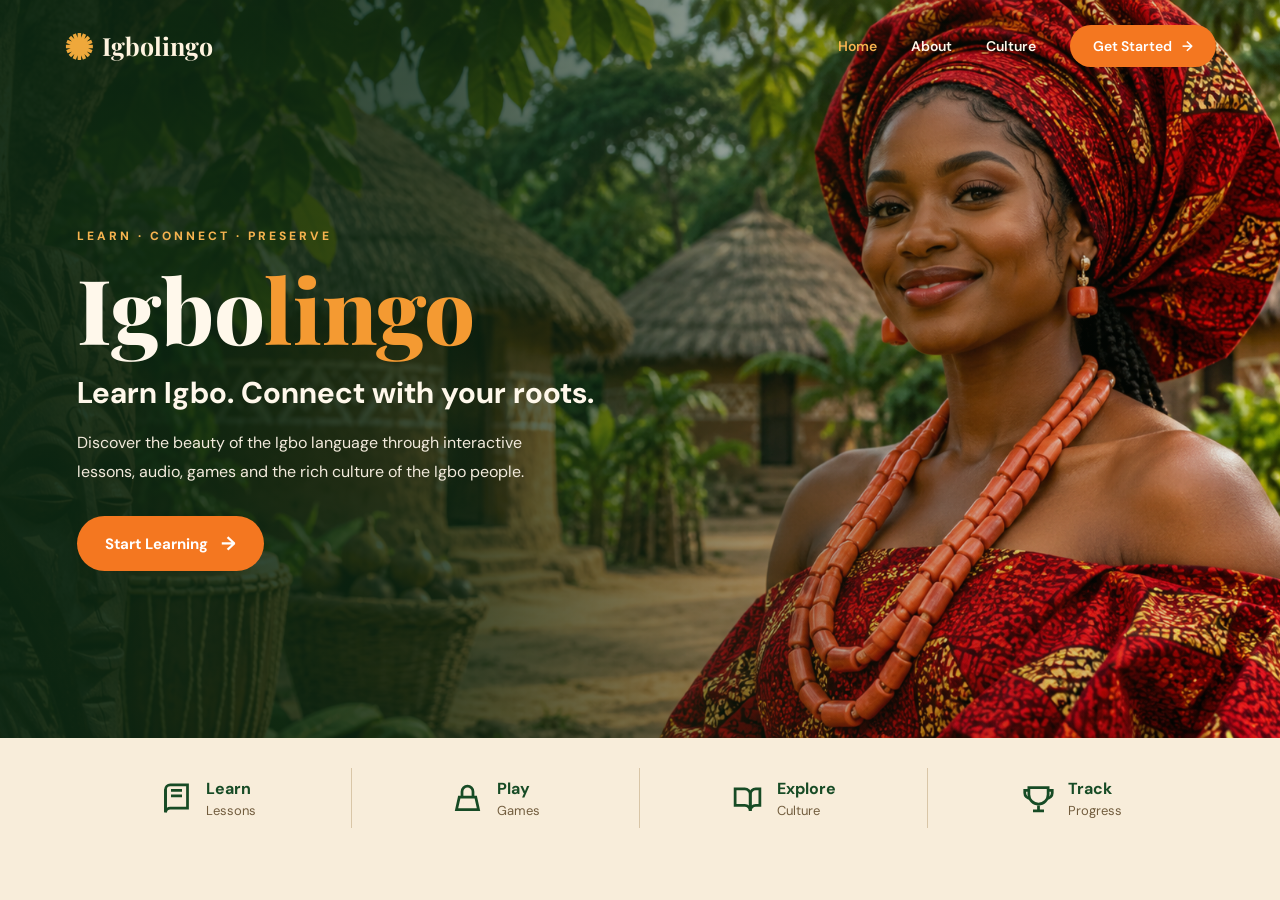
<file: index.html>
<!DOCTYPE html>
<html lang="en">
<head>
    <meta charset="UTF-8">
    <meta name="viewport" content="width=device-width, initial-scale=1.0">

    <title>Igbolingo | Learn Igbo. Connect with Your Roots.</title>

    <link rel="stylesheet" href="style.css">

    <link rel="preconnect" href="https://fonts.googleapis.com">
    <link rel="preconnect" href="https://fonts.gstatic.com" crossorigin>

    <link href="https://fonts.googleapis.com/css2?family=DM+Sans:wght@400;500;600;700;800&family=Playfair+Display:wght@600;700;800&display=swap" rel="stylesheet">
</head>

<body>

    <!-- LANDING PAGE HERO -->

    <header class="hero">

        <!-- NAVIGATION -->

        <nav class="navbar">

            <a href="index.html" class="logo">
                <span class="logo-symbol">✺</span>
                <span>Igbolingo</span>
            </a>

            <button class="menu-toggle" id="menuToggle"
                aria-label="Open navigation"
                aria-expanded="false">
                <span></span>
                <span></span>
                <span></span>
            </button>

            <div class="nav-links" id="navLinks">
                <a href="index.html" class="active">Home</a>
                <a href="about.html">About</a>
                <a href="culture.html">Culture</a>
                <a href="signup.html" class="nav-button">
                    Get Started <span>→</span>
                </a>
            </div>

        </nav>


        <!-- HERO CONTENT -->

        <main class="hero-content">

            <div class="hero-text">

                <p class="eyebrow">
                    LEARN · CONNECT · PRESERVE
                </p>

                <h1>
                    Igbo<span>lingo</span>
                </h1>

                <h2>
                    Learn Igbo. Connect with your roots.
                </h2>

                <p class="hero-description">
                    Discover the beauty of the Igbo language
                    through interactive lessons, audio, games
                    and the rich culture of the Igbo people.
                </p>

                <a href="signup.html" class="start-button">
                    Start Learning <span>→</span>
                </a>

            </div>

        </main>

    </header>


    <!-- BOTTOM FEATURE STRIP -->

    <section class="feature-strip">

        <div class="feature">

            <div class="feature-icon">
                <svg viewBox="0 0 24 24" fill="none"
                    stroke="currentColor" stroke-width="2">
                    <path d="M4 5.5A3.5 3.5 0 0 1 7.5 2H20v17H7.5A3.5 3.5 0 0 0 4 22z"/>
                    <path d="M4 5.5v16.5M8 6h8M8 10h8"/>
                </svg>
            </div>

            <div>
                <h3>Learn</h3>
                <p>Lessons</p>
            </div>

        </div>


        <div class="feature">

            <div class="feature-icon">
                <svg viewBox="0 0 24 24" fill="none"
                    stroke="currentColor" stroke-width="2">
                    <path d="M6 11h12l2 9H4z"/>
                    <path d="M8 11V7a4 4 0 0 1 8 0v4"/>
                    <path d="M9 15h.01M15 15h.01"/>
                </svg>
            </div>

            <div>
                <h3>Play</h3>
                <p>Games</p>
            </div>

        </div>


        <div class="feature">

            <div class="feature-icon">
                <svg viewBox="0 0 24 24" fill="none"
                    stroke="currentColor" stroke-width="2">
                    <path d="M3 5h7a4 4 0 0 1 4 4v12a4 4 0 0 0-4-4H3z"/>
                    <path d="M21 5h-3a4 4 0 0 0-4 4v12a4 4 0 0 1 4-4h3z"/>
                </svg>
            </div>

            <div>
                <h3>Explore</h3>
                <p>Culture</p>
            </div>

        </div>


        <div class="feature">

            <div class="feature-icon">
                <svg viewBox="0 0 24 24" fill="none"
                    stroke="currentColor" stroke-width="2">
                    <path d="M8 21h8M12 17v4"/>
                    <path d="M5 4h14v5a7 7 0 0 1-14 0z"/>
                    <path d="M5 6H2v2a4 4 0 0 0 4 4"/>
                    <path d="M19 6h3v2a4 4 0 0 1-4 4"/>
                </svg>
            </div>

            <div>
                <h3>Track</h3>
                <p>Progress</p>
            </div>

        </div>

    </section>


    <script src="script.js"></script>

</body>
</html>
</file>
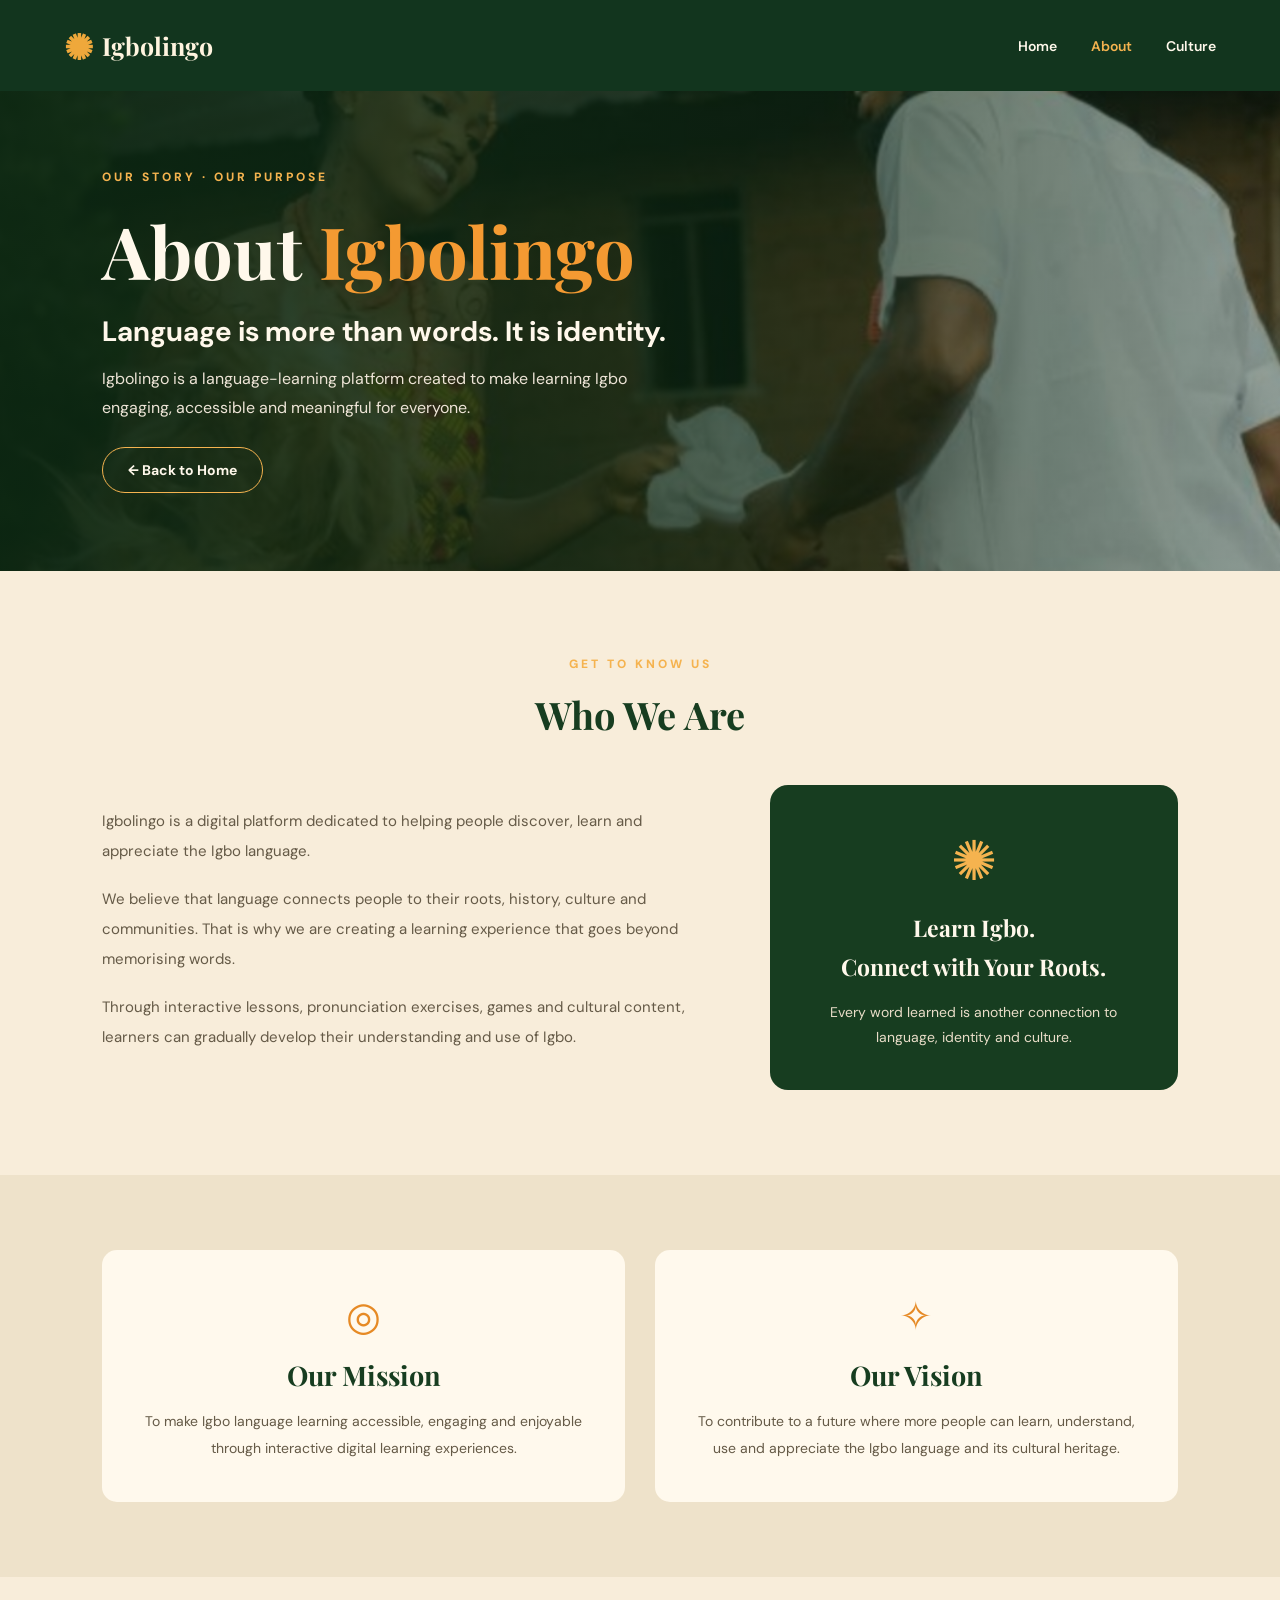
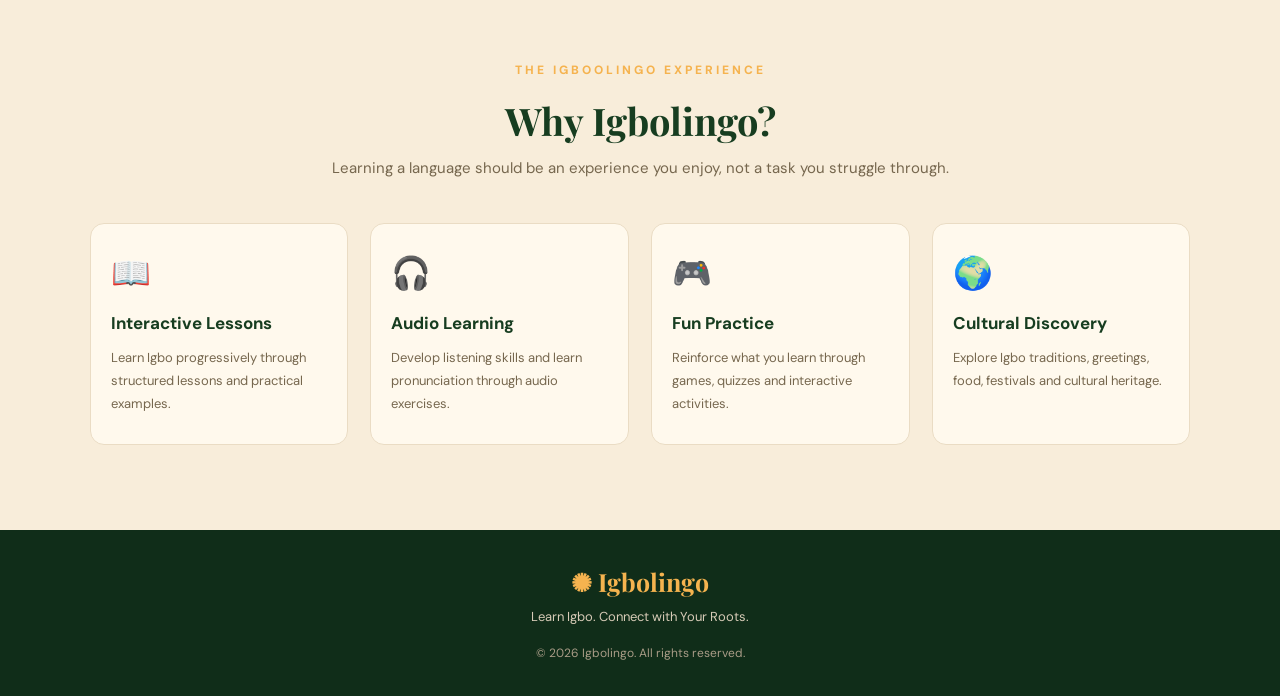
<file: about.html>
<!DOCTYPE html>
<html lang="en">
<head>
    <meta charset="UTF-8">
    <meta name="viewport" content="width=device-width, initial-scale=1.0">

    <title>About Us | Igbolingo</title>

    <link rel="stylesheet" href="about.css">

    <link rel="preconnect" href="https://fonts.googleapis.com">
    <link rel="preconnect" href="https://fonts.gstatic.com" crossorigin>

    <link href="https://fonts.googleapis.com/css2?family=DM+Sans:wght@400;500;600;700;800&family=Playfair+Display:wght@600;700;800&display=swap" rel="stylesheet">
</head>

<body>

    <!-- NAVIGATION -->

    <header class="about-header">
        <nav class="navbar">

            <a href="index.html" class="logo">
                <span class="logo-symbol">✺</span>
                <span>Igbolingo</span>
            </a>

            <button class="menu-toggle" id="menuToggle"
                aria-label="Open navigation"
                aria-expanded="false">
                <span></span>
                <span></span>
                <span></span>
            </button>

            <div class="nav-links" id="navLinks">
                <a href="index.html">Home</a>
                <a href="about.html" class="active">About</a>
                <a href="culture.html">Culture</a>
            </div>

        </nav>
    </header>


    <!-- ABOUT HERO -->

    <main>

        <section class="about-hero">

            <div class="about-hero-content">

                <p class="eyebrow">OUR STORY · OUR PURPOSE</p>

                <h1>About <span>Igbolingo</span></h1>

                <h2>Language is more than words. It is identity.</h2>

                <p>
                    Igbolingo is a language-learning platform created
                    to make learning Igbo engaging, accessible and
                    meaningful for everyone.
                </p>

        

          <a href="index.html" class="back-home-button">
    ← Back to Home
</a>
        </div>
        </section>


        <!-- WHO WE ARE -->

        <section class="about-section">

            <div class="section-heading">
                <p class="eyebrow">GET TO KNOW US</p>
                <h2>Who We Are</h2>
            </div>

            <div class="about-content">

                <div class="about-text">

                    <p>
                        Igbolingo is a digital platform dedicated
                        to helping people discover, learn and
                        appreciate the Igbo language.
                    </p>

                    <p>
                        We believe that language connects people
                        to their roots, history, culture and
                        communities. That is why we are creating
                        a learning experience that goes beyond
                        memorising words.
                    </p>

                    <p>
                        Through interactive lessons, pronunciation
                        exercises, games and cultural content,
                        learners can gradually develop their
                        understanding and use of Igbo.
                    </p>

                </div>

                <div class="about-highlight">

                    <div class="highlight-symbol">✺</div>

                    <h3>Learn Igbo.</h3>
                    <h3>Connect with Your Roots.</h3>

                    <p>
                        Every word learned is another connection
                        to language, identity and culture.
                    </p>

                </div>

            </div>

        </section>


        <!-- MISSION AND VISION -->

        <section class="purpose-section">

            <div class="purpose-card">

                <div class="purpose-icon">◎</div>

                <h2>Our Mission</h2>

                <p>
                    To make Igbo language learning accessible,
                    engaging and enjoyable through interactive
                    digital learning experiences.
                </p>

            </div>

            <div class="purpose-card">

                <div class="purpose-icon">✧</div>

                <h2>Our Vision</h2>

                <p>
                    To contribute to a future where more people
                    can learn, understand, use and appreciate
                    the Igbo language and its cultural heritage.
                </p>

            </div>

        </section>


        <!-- WHY IGBOOLINGO -->

        <section class="why-section">

            <div class="section-heading">

                <p class="eyebrow">THE IGBOOLINGO EXPERIENCE</p>

                <h2>Why Igbolingo?</h2>

                <p class="section-description">
                    Learning a language should be an experience
                    you enjoy, not a task you struggle through.
                </p>

            </div>

            <div class="why-grid">

                <div class="why-card">
                    <div class="why-icon">📖</div>
                    <h3>Interactive Lessons</h3>
                    <p>
                        Learn Igbo progressively through
                        structured lessons and practical examples.
                    </p>
                </div>

                <div class="why-card">
                    <div class="why-icon">🎧</div>
                    <h3>Audio Learning</h3>
                    <p>
                        Develop listening skills and learn
                        pronunciation through audio exercises.
                    </p>
                </div>

                <div class="why-card">
                    <div class="why-icon">🎮</div>
                    <h3>Fun Practice</h3>
                    <p>
                        Reinforce what you learn through games,
                        quizzes and interactive activities.
                    </p>
                </div>

                <div class="why-card">
                    <div class="why-icon">🌍</div>
                    <h3>Cultural Discovery</h3>
                    <p>
                        Explore Igbo traditions, greetings,
                        food, festivals and cultural heritage.
                    </p>
                </div>

            </div>

        </section>

    </main>


    <!-- FOOTER -->

    <footer class="footer">

        <a href="index.html" class="footer-logo">
            ✺ Igbolingo
        </a>

        <p>Learn Igbo. Connect with Your Roots.</p>

        <p class="copyright">
            © 2026 Igbolingo. All rights reserved.
        </p>

    </footer>


    <script>
        const menuToggle = document.getElementById("menuToggle");
        const navLinks = document.getElementById("navLinks");

        menuToggle.addEventListener("click", () => {

            navLinks.classList.toggle("show");

            const isOpen = navLinks.classList.contains("show");

            menuToggle.setAttribute("aria-expanded", isOpen);

            menuToggle.setAttribute(
                "aria-label",
                isOpen ? "Close navigation" : "Open navigation"
            );

        });
    </script>

</body>
</html>
</file>
<file: style.css>
/* =========================
   GENERAL SETTINGS
========================= */

* {
    margin: 0;
    padding: 0;
    box-sizing: border-box;
}

html {
    scroll-behavior: smooth;
}

body {
    font-family: 'DM Sans', sans-serif;
    background: #f8edda;
    color: #173d20;
    overflow-x: hidden;
}

a {
    text-decoration: none;
    color: inherit;
}

/* =========================
   HERO SECTION
========================= */

.hero {
    min-height: 82vh;
    position: relative;
    display: flex;
    flex-direction: column;

    background-color: #0c2712;

    background-image:
        linear-gradient(
            90deg,
            rgba(12, 39, 18, 0.94) 0%,
            rgba(12, 39, 18, 0.78) 35%,
            rgba(12, 39, 18, 0.22) 70%,
            rgba(12, 39, 18, 0.05) 100%
        ),
        url("Igbo2.png");

    background-size: cover;
    background-position: center center;
    background-repeat: no-repeat;
}

/* =========================
   NAVIGATION
========================= */

.navbar {
    width: 100%;
    padding: 22px 5%;
    display: flex;
    align-items: center;
    justify-content: space-between;
    position: relative;
    z-index: 100;
}

.logo {
    display: flex;
    align-items: center;
    gap: 9px;
    color: #fff4df;
    font-family: 'Playfair Display', serif;
    font-size: 25px;
    font-weight: 700;
}

.logo-symbol {
    color: #efa83b;
    font-size: 35px;
}

.nav-links {
    display: flex;
    align-items: center;
    gap: 34px;
}

.nav-links a {
    color: #fff8eb;
    font-size: 14px;
    font-weight: 600;
    transition: 0.3s;
}

.nav-links a:hover,
.nav-links a.active {
    color: #f5b34f;
}

.nav-links .nav-button {
    background: #f47720;
    padding: 12px 23px;
    border-radius: 30px;
    color: white;
    transition: 0.3s;
}

.nav-links .nav-button:hover {
    background: #d95d0e;
    color: white;
}

.nav-button span {
    margin-left: 7px;
}

/* Hamburger menu */

.menu-toggle {
    display: none;
    background: none;
    border: none;
    cursor: pointer;
    padding: 5px;
}

.menu-toggle span {
    display: block;
    width: 26px;
    height: 3px;
    margin: 5px;
    border-radius: 3px;
    background: #fff;
}

/* =========================
   HERO TEXT
========================= */

.hero-content {
    flex: 1;
    display: flex;
    align-items: center;
    padding: 50px 6% 80px;
}

.hero-text {
    max-width: 590px;
    color: #fff8eb;
}

.eyebrow {
    color: #f5b34f;
    font-size: 12px;
    font-weight: 800;
    letter-spacing: 3px;
    margin-bottom: 17px;
}

.hero-text h1 {
    font-family: 'Playfair Display', serif;
    font-size: clamp(55px, 7vw, 94px);
    line-height: 1.05;
    margin-bottom: 17px;
    font-weight: 800;
}

.hero-text h1 span {
    color: #f49a32;
}

.hero-text h2 {
    font-size: clamp(21px, 2.5vw, 30px);
    line-height: 1.4;
    margin-bottom: 15px;
    font-weight: 700;
}

.hero-description {
    max-width: 470px;
    font-size: 16px;
    line-height: 1.8;
    color: #f2eadc;
    margin-bottom: 30px;
}

/* Start Learning button */

.start-button {
    display: inline-flex;
    align-items: center;
    justify-content: center;
    gap: 13px;
    background: #f47720;
    color: white;
    padding: 15px 28px;
    border-radius: 35px;
    font-size: 15px;
    font-weight: 700;
    transition: 0.3s;
}

.start-button:hover {
    background: #d95d0e;
    transform: translateY(-3px);
}

.start-button span {
    font-size: 19px;
}

/* =========================
   BOTTOM FEATURE STRIP
========================= */

.feature-strip {
    min-height: 120px;
    width: 100%;
    background: #f8edda;

    display: grid;
    grid-template-columns: repeat(4, minmax(0, 1fr));
    align-items: center;

    padding: 20px 5%;
}

.feature {
    display: flex;
    align-items: center;
    justify-content: center;
    gap: 13px;

    border-right: 1px solid #d9c6a7;
    min-height: 60px;
    min-width: 0;
}

.feature:last-child {
    border-right: none;
}

.feature-icon {
    width: 33px;
    height: 33px;
    color: #174b25;
    flex-shrink: 0;
}

.feature-icon svg {
    width: 100%;
    height: 100%;
    display: block;
}

.feature h3 {
    font-size: 16px;
    color: #174b25;
    margin-bottom: 3px;
}

.feature p {
    font-size: 13px;
    color: #725d3e;
}

/* =========================
   TABLETS
========================= */

@media (max-width: 900px) {

    .navbar {
        padding: 20px 4%;
    }

    .nav-links {
        gap: 18px;
    }

    .nav-links a {
        font-size: 13px;
    }

    .hero-content {
        padding-left: 5%;
    }

    .hero-text {
        max-width: 500px;
    }

    .hero {
        background-position: 60% center;
    }

    .feature-strip {
        padding-left: 3%;
        padding-right: 3%;
    }

    .feature {
        gap: 8px;
    }

    .feature-icon {
        width: 29px;
        height: 29px;
    }

    .feature h3 {
        font-size: 14px;
    }

    .feature p {
        font-size: 12px;
    }
}

/* =========================
   MOBILE PHONES
========================= */

@media (max-width: 600px) {

    .hero {
        min-height: 650px;

        /*
        Reduce the image zoom on phones.
        The image is fitted closer to the screen width.
        */

        background-size: cover;
        background-position: 75% center;
      
    }

    .navbar {
        padding: 17px 5%;
    }

    .logo {
        font-size: 22px;
    }

    .logo-symbol {
        font-size: 30px;
    }

    /* Show hamburger button */

    .menu-toggle {
        display: block;
        position: relative;
        z-index: 102;
    }

    /* Mobile navigation dropdown */

    .nav-links {
        display: none;

        position: absolute;
        top: 100%;
        left: 5%;
        right: 5%;

        padding: 22px;
        border-radius: 12px;
        background: #173d20;

        flex-direction: column;
        align-items: stretch;
        gap: 20px;

        z-index: 101;
        box-shadow: 0 8px 20px rgba(0, 0, 0, 0.2);
    }

    .nav-links.show {
        display: flex;
    }

    .nav-links a {
        display: block;
        font-size: 15px;
    }

    .nav-links .nav-button {
        text-align: center;
    }

    /* Hero text */

    .hero-content {
        padding: 60px 6% 80px;
        align-items: center;
    }

    .hero-text {
        max-width: 100%;
    }

    .hero-text h1 {
        font-size: clamp(52px, 13vw, 70px);
    }

    .hero-text h2 {
        font-size: 22px;
    }

    .hero-description {
        font-size: 14px;
        max-width: 330px;
    }

    .start-button {
        padding: 14px 25px;
        font-size: 14px;
    }

    /* Four features in ONE horizontal row */

    .feature-strip {
        grid-template-columns: repeat(4, minmax(0, 1fr));
        padding: 18px 8px;
        gap: 0;
    }

    .feature {
        flex-direction: column;
        justify-content: center;
        text-align: center;
        gap: 6px;

        padding: 8px 2px;
        min-height: 75px;
    }

    .feature:not(:last-child) {
        border-right: 1px solid #d9c6a7;
    }

    .feature-icon {
        width: 25px;
        height: 25px;
    }

    .feature h3 {
        font-size: 12px;
        margin-bottom: 2px;
    }

    .feature p {
        font-size: 10px;
    }
}

/* =========================
   SMALL PHONES
========================= */

@media (max-width: 375px) {

    .hero {
        min-height: 620px;
        background-size: 110% auto;
        background-position: 75% center;
    }

    .hero-text h1 {
        font-size: 49px;
    }

    .hero-text h2 {
        font-size: 19px;
    }

    .hero-description {
        font-size: 13px;
    }

    .start-button {
        padding: 13px 22px;
        font-size: 14px;
    }

    .feature-strip {
        padding: 15px 4px;
    }

    .feature {
        gap: 5px;
        padding: 7px 1px;
    }

    .feature-icon {
        width: 23px;
        height: 23px;
    }

    .feature h3 {
        font-size: 11px;
    }

    .feature p {
        font-size: 9px;
    }
}

/* =========================
   EXTRA-WIDE SCREENS
========================= */

@media (min-width: 1400px) {

    .hero-content {
        padding-left: 8%;
    }

    .navbar {
        padding-left: 7%;
        padding-right: 7%;
    }

    .hero-text {
        max-width: 650px;
    }
}
</file>
<file: about.css>
/* =========================
   GENERAL SETTINGS
========================= */

* {
    margin: 0;
    padding: 0;
    box-sizing: border-box;
}

html {
    scroll-behavior: smooth;
}

body {
    font-family: 'DM Sans', sans-serif;
    background: #f8edda;
    color: #173d20;
    overflow-x: hidden;
}

a {
    text-decoration: none;
    color: inherit;
}


/* =========================
   NAVIGATION
========================= */

.about-header {
    background: #12351e;
}

.navbar {
    width: 100%;
    padding: 22px 5%;
    display: flex;
    align-items: center;
    justify-content: space-between;
    position: relative;
    z-index: 100;
}

.logo {
    display: flex;
    align-items: center;
    gap: 9px;
    color: #fff4df;
    font-family: 'Playfair Display', serif;
    font-size: 25px;
    font-weight: 700;
}

.logo-symbol {
    color: #efa83b;
    font-size: 35px;
}

.nav-links {
    display: flex;
    align-items: center;
    gap: 34px;
}

.nav-links a {
    color: #fff8eb;
    font-size: 14px;
    font-weight: 600;
    transition: 0.3s;
}

.nav-links a:hover,
.nav-links a.active {
    color: #f5b34f;
}

.menu-toggle {
    display: none;
    background: none;
    border: none;
    cursor: pointer;
}

.menu-toggle span {
    display: block;
    width: 26px;
    height: 3px;
    margin: 5px;
    border-radius: 3px;
    background: white;
}


/* =========================
   ABOUT HERO
========================= */

.about-hero {
    min-height: 480px;
    display: flex;
    align-items: center;
    padding: 75px 8%;

    background-color: #0c2712;

    background-image:
        linear-gradient(
            90deg,
            rgba(12, 39, 18, 0.94) 0%,
            rgba(12, 39, 18, 0.80) 45%,
            rgba(12, 39, 18, 0.42) 100%
        ),
        url("Igbo3.jpg");

    background-size: cover;
    background-position: center;
    background-repeat: no-repeat;
}

.about-hero-content {
    max-width: 720px;
    color: #fff8eb;
}

.eyebrow {
    color: #f5b34f;
    font-size: 12px;
    font-weight: 800;
    letter-spacing: 3px;
    margin-bottom: 17px;
}

.about-hero h1 {
    font-family: 'Playfair Display', serif;
    font-size: clamp(45px, 6vw, 72px);
    margin-bottom: 15px;
}

.about-hero h1 span {
    color: #f49a32;
}

.about-hero h2 {
    font-size: clamp(20px, 2.5vw, 28px);
    margin-bottom: 15px;
}

.about-hero-content > p:not(.eyebrow) {
    max-width: 580px;
    line-height: 1.8;
    color: #eee5d7;
}


/* =========================
   WHO WE ARE
========================= */

.about-section {
    padding: 85px 8%;
}

.section-heading {
    text-align: center;
    margin-bottom: 45px;
}

.section-heading h2 {
    font-family: 'Playfair Display', serif;
    font-size: 38px;
    color: #173d20;
}

.about-content {
    display: grid;
    grid-template-columns: 1.2fr 0.8fr;
    gap: 55px;
    align-items: center;
}

.about-text p {
    font-size: 15px;
    line-height: 2;
    color: #655a47;
    margin-bottom: 18px;
}

.about-highlight {
    background: #173d20;
    color: #fff8eb;
    border-radius: 18px;
    padding: 40px;
    text-align: center;
}

.highlight-symbol {
    color: #f5b34f;
    font-size: 55px;
    margin-bottom: 15px;
}

.about-highlight h3 {
    font-family: 'Playfair Display', serif;
    font-size: 23px;
    margin-bottom: 8px;
}

.about-highlight p {
    color: #e9ddc8;
    font-size: 14px;
    line-height: 1.8;
    margin-top: 18px;
}


/* =========================
   MISSION AND VISION
========================= */

.purpose-section {
    background: #eee2ca;
    padding: 75px 8%;
    display: grid;
    grid-template-columns: repeat(2, 1fr);
    gap: 30px;
}

.purpose-card {
    background: #fff9ed;
    padding: 40px;
    border-radius: 15px;
    text-align: center;
}

.purpose-icon {
    font-size: 40px;
    color: #e68a25;
    margin-bottom: 15px;
}

.purpose-card h2 {
    font-family: 'Playfair Display', serif;
    font-size: 27px;
    margin-bottom: 15px;
}

.purpose-card p {
    color: #655a47;
    line-height: 1.9;
    font-size: 14px;
}


/* =========================
   WHY IGBOOLINGO
========================= */

.why-section {
    padding: 85px 7%;
}

.section-description {
    color: #76674e;
    font-size: 15px;
    margin-top: 12px;
}

.why-grid {
    display: grid;
    grid-template-columns: repeat(4, 1fr);
    gap: 22px;
}

.why-card {
    background: #fff9ed;
    border: 1px solid #eadcc4;
    padding: 28px 20px;
    border-radius: 14px;
    transition: 0.3s;
}

.why-card:hover {
    transform: translateY(-5px);
    box-shadow: 0 10px 25px rgba(50, 40, 20, 0.08);
}

.why-icon {
    font-size: 32px;
    margin-bottom: 18px;
}

.why-card h3 {
    font-size: 17px;
    margin-bottom: 12px;
    color: #173d20;
}

.why-card p {
    font-size: 13px;
    line-height: 1.8;
    color: #76674e;
}


/* =========================
   FOOTER
========================= */

.footer {
    background: #102d19;
    color: #fff4df;
    text-align: center;
    padding: 35px 15px;
}

.footer-logo {
    font-family: 'Playfair Display', serif;
    font-size: 25px;
    font-weight: 700;
    color: #f5b34f;
}

.footer p {
    font-size: 13px;
    color: #d7cbb7;
    margin-top: 10px;
}

.footer .copyright {
    font-size: 12px;
    margin-top: 20px;
    color: #a99c87;
}


/* =========================
   TABLETS
========================= */

@media (max-width: 900px) {

    .why-grid {
        grid-template-columns: repeat(2, 1fr);
    }

    .about-section,
    .why-section {
        padding-left: 5%;
        padding-right: 5%;
    }

}


/* =========================
   MOBILE
========================= */

@media (max-width: 600px) {

    .navbar {
        padding: 17px 5%;
    }

    .logo {
        font-size: 22px;
    }

    .logo-symbol {
        font-size: 30px;
    }

    .menu-toggle {
        display: block;
    }

    .nav-links {
        display: none;
        position: absolute;
        top: 100%;
        left: 5%;
        right: 5%;
        padding: 22px;
        border-radius: 12px;
        background: #173d20;
        flex-direction: column;
        align-items: stretch;
        gap: 20px;
        z-index: 101;
    }

    .nav-links.show {
        display: flex;
    }

    .nav-links a {
        font-size: 15px;
    }

    .about-hero {
        min-height: 420px;
        padding: 55px 6%;
        background-position: center;
    }

    .about-hero h1 {
        font-size: 46px;
    }

    .about-hero h2 {
        font-size: 20px;
    }

    .about-hero-content > p:not(.eyebrow) {
        font-size: 14px;
    }

    .about-section {
        padding: 60px 6%;
    }

    .section-heading h2 {
        font-size: 31px;
    }

    .about-content {
        grid-template-columns: 1fr;
        gap: 25px;
    }

    .about-text p {
        font-size: 14px;
    }

    .about-highlight {
        padding: 30px 20px;
    }

    .purpose-section {
        grid-template-columns: 1fr;
        padding: 55px 6%;
        gap: 20px;
    }

    .purpose-card {
        padding: 30px 22px;
    }

    .why-section {
        padding: 60px 5%;
    }

    .why-grid {
        grid-template-columns: 1fr 1fr;
        gap: 12px;
    }

    .why-card {
        padding: 22px 15px;
    }

    .why-card h3 {
        font-size: 15px;
    }

    .why-card p {
        font-size: 12px;
    }

}


/* =========================
   SMALL PHONES
========================= */

@media (max-width: 375px) {

    .about-hero h1 {
        font-size: 40px;
    }

    .why-grid {
        grid-template-columns: 1fr;
    }

    .purpose-card {
        padding: 25px 18px;
    }

}
.back-home-button {
    display: flex;
    width: fit-content;
    align-items: center;
    margin-top: 25px;
    padding: 13px 25px;
    border: 1px solid #f5b34f;
    border-radius: 30px;
    color: #fff8eb;
    font-size: 14px;
    font-weight: 700;
    transition: 0.3s ease;
}

.back-home-button:hover {
    background: #f47720;
    border-color: #f47720;
    transform: translateY(-3px);
}
</file>
